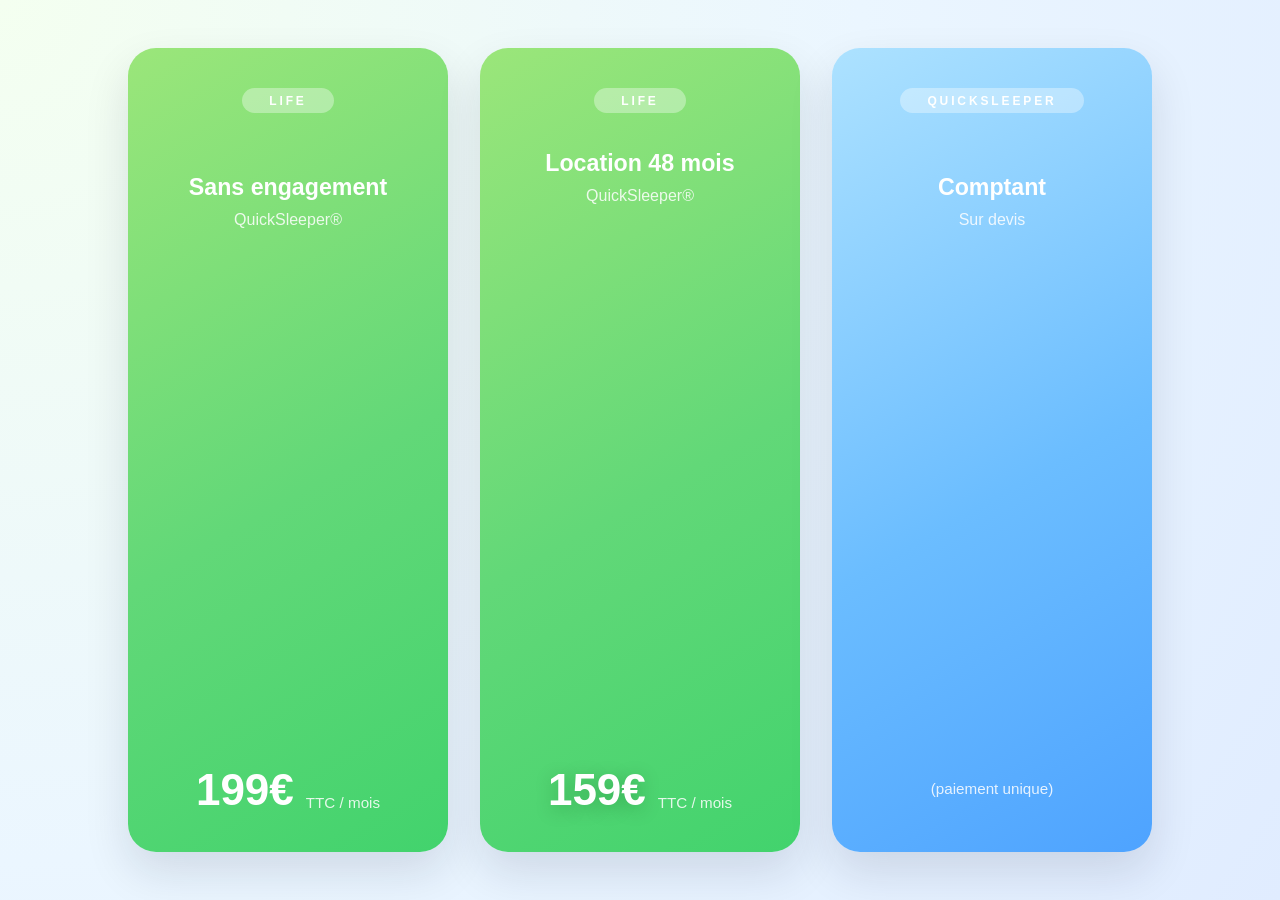
<file: index.html>
<!DOCTYPE html>
<html lang="fr">
<head>
    <meta charset="UTF-8">
    <meta name="viewport" content="width=device-width, initial-scale=1.0">
    <title>Offres QuickSleeper</title>
    <link rel="stylesheet" href="styles.css">
</head>
<body>
    <main class="pricing">
        <article class="pricing-card pricing-card--life">
            <span class="pricing-card__badge">LIFE</span>
            <div class="pricing-card__content">
                <h2 class="pricing-card__title">Sans engagement</h2>
                <p class="pricing-card__subtitle">QuickSleeper®</p>
            </div>
            <div class="pricing-card__price">
                <span class="pricing-card__amount">199€</span>
                <span class="pricing-card__note">TTC / mois</span>
            </div>
        </article>
        <article class="pricing-card pricing-card--life pricing-card--lease">
            <span class="pricing-card__badge">LIFE</span>
            <div class="pricing-card__content">
                <h2 class="pricing-card__title">Location 48 mois</h2>
                <p class="pricing-card__subtitle">QuickSleeper®</p>
            </div>
            <div class="pricing-card__price">
                <span class="pricing-card__amount pricing-card__amount--highlight">159€</span>
                <span class="pricing-card__note">TTC / mois</span>
            </div>
        </article>
        <article class="pricing-card pricing-card--quicksleeper">
            <span class="pricing-card__badge">QUICKSLEEPER</span>
            <div class="pricing-card__content">
                <h2 class="pricing-card__title">Comptant</h2>
                <p class="pricing-card__subtitle">Sur devis</p>
            </div>
            <p class="pricing-card__footer">(paiement unique)</p>
        </article>
    </main>
</body>
</html>
</file>
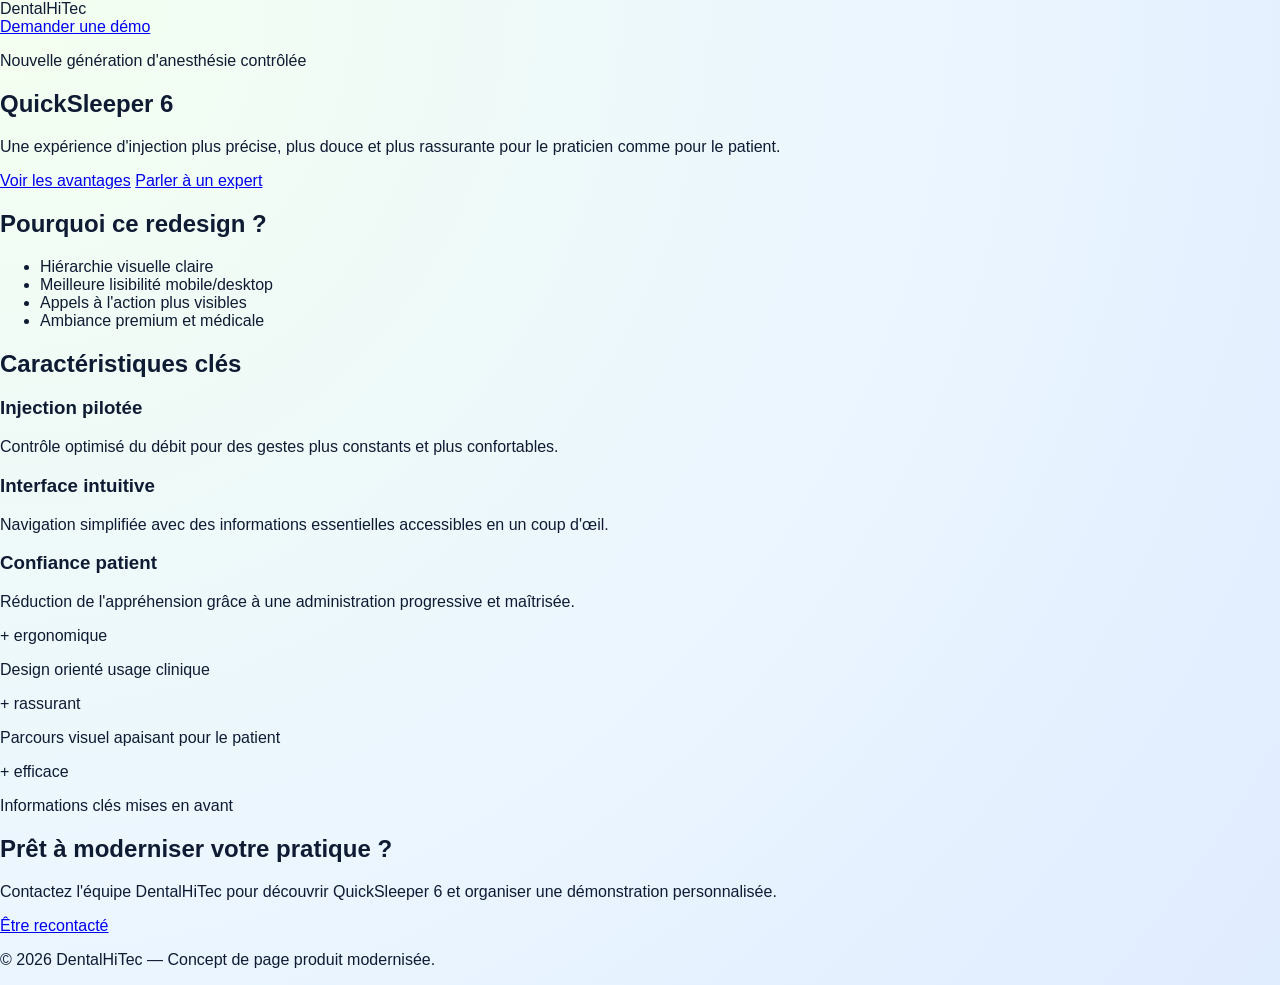
<file: Produit/QS6/quicksleeper6/index.html>
<!DOCTYPE html>
<html lang="fr">
<head>
    <meta charset="UTF-8">
    <meta name="viewport" content="width=device-width, initial-scale=1.0">
    <title>QuickSleeper 6 | Design modernisé</title>
    <link rel="preconnect" href="https://fonts.googleapis.com">
    <link rel="preconnect" href="https://fonts.gstatic.com" crossorigin>
    <link href="https://fonts.googleapis.com/css2?family=Inter:wght@400;500;600;700;800&display=swap" rel="stylesheet">
    <link rel="stylesheet" href="../../../styles.css">
</head>
<body>
    <header class="site-header">
        <div class="container nav">
            <div class="brand">DentalHiTec</div>
            <a class="ghost-btn" href="#contact">Demander une démo</a>
        </div>
    </header>

    <main>
        <section class="hero">
            <div class="container hero-grid">
                <div class="hero-copy">
                    <p class="pill">Nouvelle génération d'anesthésie contrôlée</p>
                    <h1>QuickSleeper 6</h1>
                    <p class="subtitle">Une expérience d'injection plus précise, plus douce et plus rassurante pour le praticien comme pour le patient.</p>
                    <div class="cta-row">
                        <a class="btn btn-primary" href="#caracteristiques">Voir les avantages</a>
                        <a class="btn btn-secondary" href="#contact">Parler à un expert</a>
                    </div>
                </div>
                <aside class="hero-card" aria-label="Points forts">
                    <h2>Pourquoi ce redesign ?</h2>
                    <ul>
                        <li>Hiérarchie visuelle claire</li>
                        <li>Meilleure lisibilité mobile/desktop</li>
                        <li>Appels à l'action plus visibles</li>
                        <li>Ambiance premium et médicale</li>
                    </ul>
                </aside>
            </div>
        </section>

        <section id="caracteristiques" class="features container">
            <h2>Caractéristiques clés</h2>
            <div class="cards">
                <article class="card">
                    <h3>Injection pilotée</h3>
                    <p>Contrôle optimisé du débit pour des gestes plus constants et plus confortables.</p>
                </article>
                <article class="card">
                    <h3>Interface intuitive</h3>
                    <p>Navigation simplifiée avec des informations essentielles accessibles en un coup d'œil.</p>
                </article>
                <article class="card">
                    <h3>Confiance patient</h3>
                    <p>Réduction de l'appréhension grâce à une administration progressive et maîtrisée.</p>
                </article>
            </div>
        </section>

        <section class="stats">
            <div class="container stats-grid">
                <div>
                    <p class="stat">+ ergonomique</p>
                    <p>Design orienté usage clinique</p>
                </div>
                <div>
                    <p class="stat">+ rassurant</p>
                    <p>Parcours visuel apaisant pour le patient</p>
                </div>
                <div>
                    <p class="stat">+ efficace</p>
                    <p>Informations clés mises en avant</p>
                </div>
            </div>
        </section>

        <section id="contact" class="contact container">
            <h2>Prêt à moderniser votre pratique&nbsp;?</h2>
            <p>Contactez l'équipe DentalHiTec pour découvrir QuickSleeper 6 et organiser une démonstration personnalisée.</p>
            <a class="btn btn-primary" href="#">Être recontacté</a>
        </section>
    </main>

    <footer class="site-footer">
        <div class="container footer-wrap">
            <p>© 2026 DentalHiTec — Concept de page produit modernisée.</p>
        </div>
    </footer>
</body>
</html>
</file>
<file: styles.css>
* {
    box-sizing: border-box;
}

body {
    margin: 0;
    font-family: "Poppins", "Segoe UI", sans-serif;
    background: radial-gradient(circle at top left, #f4fff0, #ebf6ff 55%, #e0ecff);
    color: #0f1b33;
}

.pricing {
    min-height: 100vh;
    display: flex;
    flex-wrap: wrap;
    justify-content: center;
    align-items: stretch;
    gap: 2rem;
    padding: 3rem 1.5rem;
}

.pricing-card {
    flex: 1 1 280px;
    max-width: 320px;
    border-radius: 28px;
    padding: 2.5rem 2rem;
    display: flex;
    flex-direction: column;
    align-items: center;
    text-align: center;
    gap: 1.75rem;
    color: #ffffff;
    box-shadow: 0 20px 45px rgba(15, 27, 51, 0.12);
    min-height: 420px;
}

.pricing-card--life {
    background: linear-gradient(150deg, #9be67a, #62d878 55%, #42d36d);
}

.pricing-card--quicksleeper {
    background: linear-gradient(150deg, #ade2ff, #6bbdff 55%, #4ea3ff);
}

.pricing-card__badge {
    font-size: 0.75rem;
    letter-spacing: 0.24em;
    font-weight: 600;
    text-transform: uppercase;
    background: rgba(255, 255, 255, 0.35);
    color: #ffffff;
    border-radius: 999px;
    padding: 0.35rem 1.7rem;
}

.pricing-card__content {
    display: flex;
    flex-direction: column;
    align-items: center;
    justify-content: center;
    gap: 0.6rem;
    min-height: 120px;
    width: 100%;
}

.pricing-card--lease .pricing-card__content {
    margin-top: -1.5rem;
}

.pricing-card__title {
    font-size: 1.45rem;
    font-weight: 700;
    line-height: 1.25;
    margin: 0;
}

.pricing-card__subtitle {
    font-size: 1rem;
    font-weight: 500;
    opacity: 0.85;
    margin: 0;
}

.pricing-card__price {
    display: flex;
    align-items: flex-end;
    justify-content: center;
    gap: 0.75rem;
    margin-top: auto;
}

.pricing-card__amount {
    font-size: 2.75rem;
    font-weight: 700;
    line-height: 1;
}

.pricing-card__amount--highlight {
    text-shadow: 0 4px 18px rgba(8, 60, 0, 0.25);
}

.pricing-card__note {
    font-size: 0.95rem;
    font-weight: 500;
    opacity: 0.85;
    line-height: 1.2;
}

.pricing-card__footer {
    margin-top: auto;
    font-size: 0.95rem;
    font-weight: 500;
    opacity: 0.85;
}

@media (max-width: 960px) {
    .pricing-card {
        max-width: 100%;
    }
}
</file>
